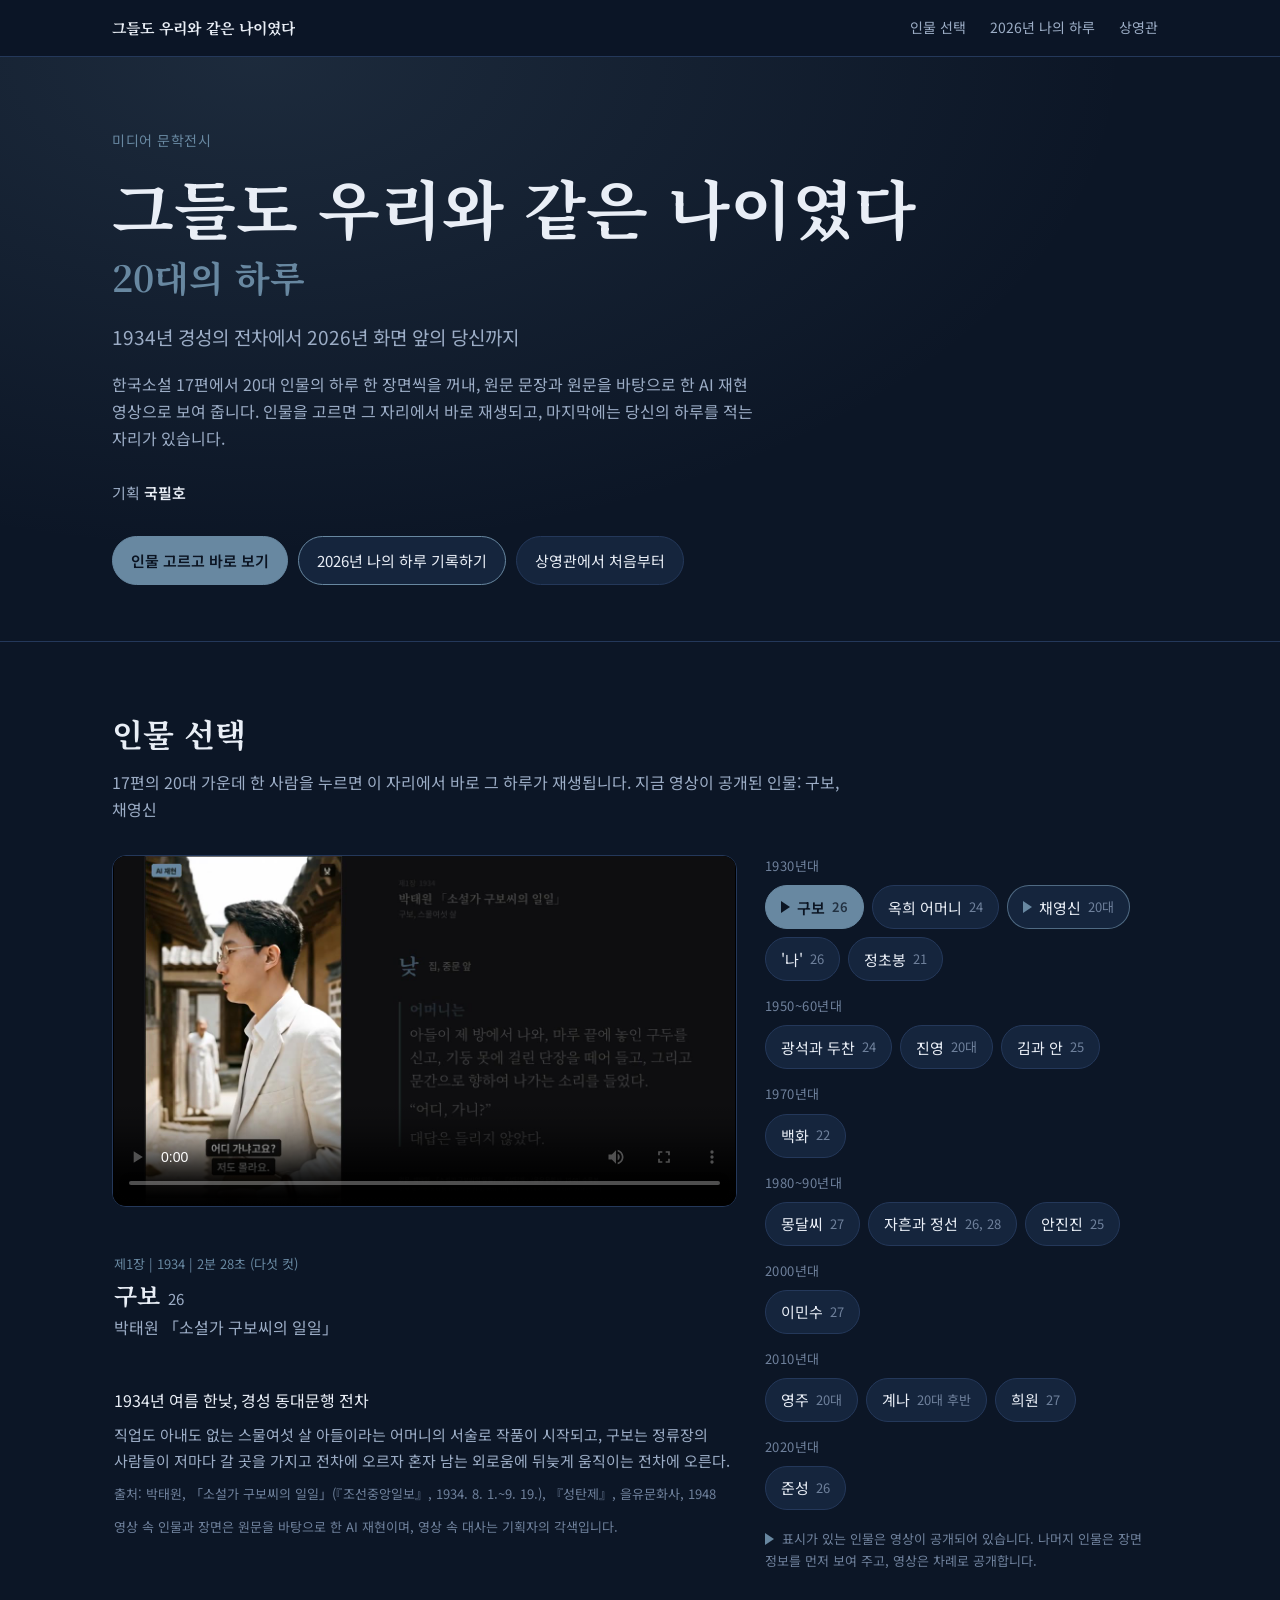
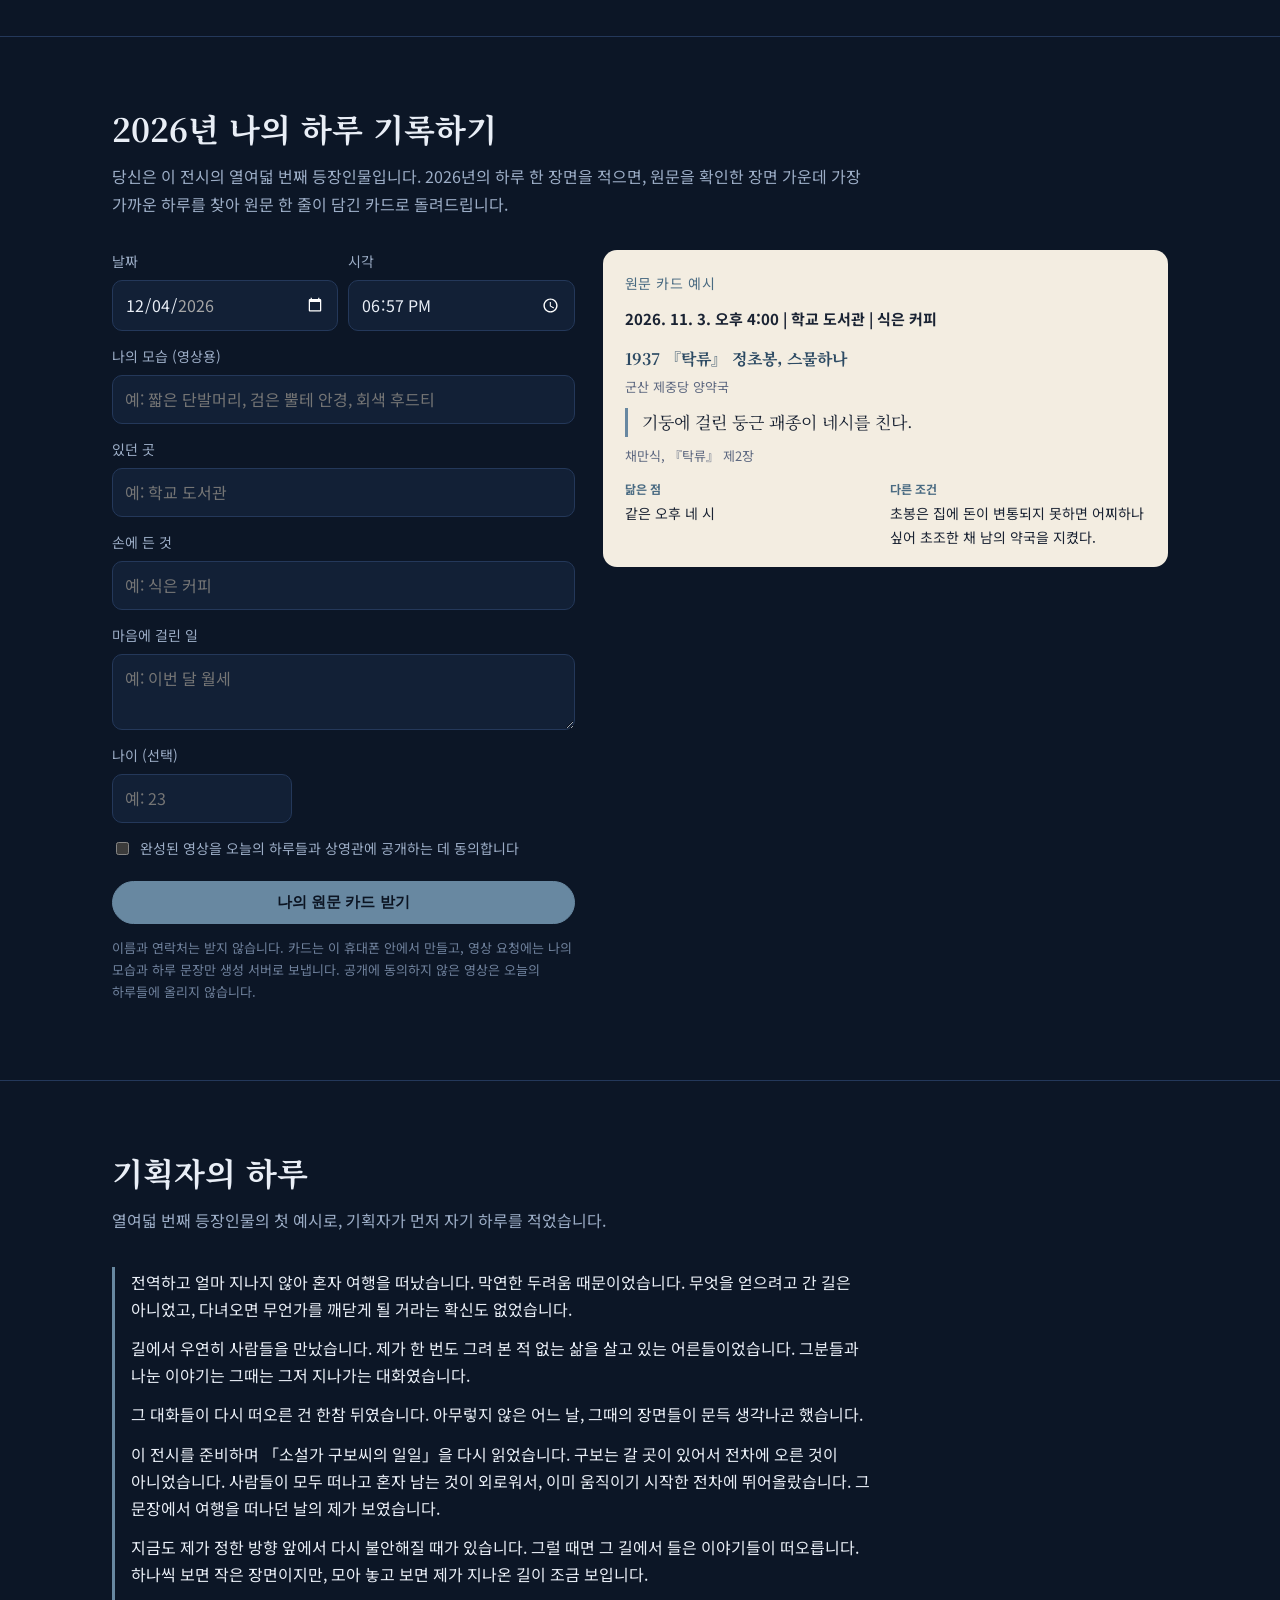
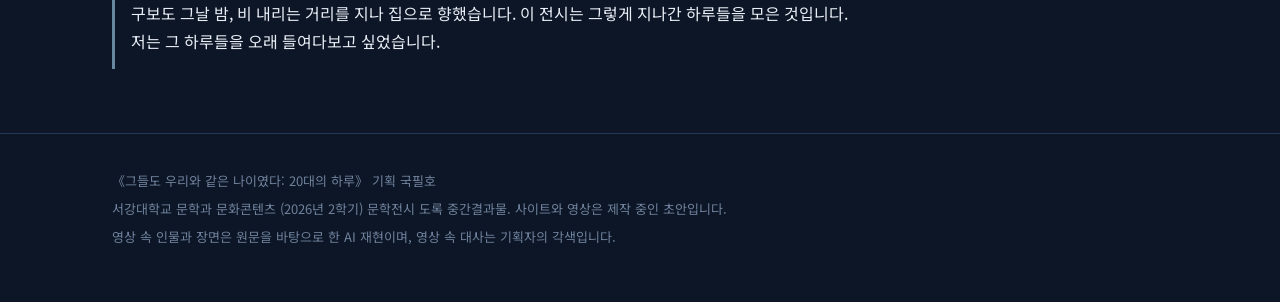
<file: index.html>
<!doctype html>
<html lang="ko">
<head>
  <meta charset="utf-8">
  <meta name="viewport" content="width=device-width, initial-scale=1, viewport-fit=cover">
  <title>그들도 우리와 같은 나이였다: 20대의 하루</title>
  <meta name="description" content="1934년 경성의 전차에서 2026년 화면 앞의 당신까지. 한국소설 17편 속 20대 인물의 하루를 원문과 AI 재현 영상으로 보는 미디어 문학전시. 기획 국필호.">
  <meta name="theme-color" content="#0c1626">
  <link rel="preconnect" href="https://fonts.googleapis.com">
  <link rel="preconnect" href="https://fonts.gstatic.com" crossorigin>
  <link href="https://fonts.googleapis.com/css2?family=Noto+Sans+KR:wght@400;500;700&family=Noto+Serif+KR:wght@600;700&display=swap" rel="stylesheet">
  <link rel="stylesheet" href="assets/style.css">
</head>
<body>
  <header class="top">
    <div class="wrap">
      <a class="brand" href="index.html">그들도 우리와 같은 나이였다</a>
      <nav class="nav">
        <a href="#people">인물 선택</a>
        <a href="#today">2026년 나의 하루</a>
        <a href="play.html" class="hide-sm">상영관</a>
      </nav>
    </div>
  </header>

  <main>
    <div class="hero">
      <div class="wrap">
        <p class="eyebrow">미디어 문학전시</p>
        <h1>그들도 우리와 같은 나이였다<span class="sub">20대의 하루</span></h1>
        <p class="tagline">1934년 경성의 전차에서 2026년 화면 앞의 당신까지</p>
        <p class="intro">한국소설 17편에서 20대 인물의 하루 한 장면씩을 꺼내, 원문 문장과 원문을 바탕으로 한 AI 재현 영상으로 보여 줍니다. 인물을 고르면 그 자리에서 바로 재생되고, 마지막에는 당신의 하루를 적는 자리가 있습니다.</p>
        <p class="by">기획 <strong>국필호</strong></p>
        <div class="actions">
          <a class="btn primary" href="#people">인물 고르고 바로 보기</a>
          <a class="btn outline" href="#today">2026년 나의 하루 기록하기</a>
          <a class="btn" href="play.html">상영관에서 처음부터</a>
        </div>
      </div>
    </div>

    <section id="people">
      <div class="wrap">
        <h2>인물 선택</h2>
        <p class="lead" id="people-lead">17편의 20대 가운데 한 사람을 누르면 이 자리에서 바로 그 하루가 재생됩니다.</p>
        <div class="viewer">
          <div class="screen" id="screen">
            <video id="pv" controls playsinline preload="metadata"></video>
            <div class="screen-empty" id="screen-empty" hidden></div>
          </div>
          <div class="now-head" id="now-head" aria-live="polite"></div>
          <div class="picker" id="picker"></div>
          <div class="now" id="now"></div>
        </div>
      </div>
    </section>

    <section id="today">
      <div class="wrap">
        <h2>2026년 나의 하루 기록하기</h2>
        <p class="lead">당신은 이 전시의 열여덟 번째 등장인물입니다. 2026년의 하루 한 장면을 적으면, 원문을 확인한 장면 가운데 가장 가까운 하루를 찾아 원문 한 줄이 담긴 카드로 돌려드립니다.</p>
        <div class="today-grid">
          <form id="day-form" class="day-form" novalidate>
            <div class="two">
              <div class="row"><label for="d-date">날짜</label><input id="d-date" type="date" min="2026-01-01" max="2026-12-31" required></div>
              <div class="row"><label for="d-time">시각</label><input id="d-time" type="time" required></div>
            </div>
            <div class="row" id="row-appearance" hidden><label for="d-appearance">나의 모습 (영상용)</label><input id="d-appearance" maxlength="60" placeholder="예: 짧은 단발머리, 검은 뿔테 안경, 회색 후드티" autocomplete="off"></div>
            <div class="row"><label for="d-place">있던 곳</label><input id="d-place" maxlength="30" placeholder="예: 학교 도서관" autocomplete="off" required></div>
            <div class="row"><label for="d-hold">손에 든 것</label><input id="d-hold" maxlength="30" placeholder="예: 식은 커피" autocomplete="off"></div>
            <div class="row"><label for="d-worry">마음에 걸린 일</label><textarea id="d-worry" rows="2" maxlength="80" placeholder="예: 이번 달 월세"></textarea></div>
            <div class="row narrow"><label for="d-age">나이 (선택)</label><input id="d-age" type="number" inputmode="numeric" min="10" max="99" placeholder="예: 23"></div>
            <div class="row check" id="row-consent" hidden><label><input id="d-consent" type="checkbox"> 완성된 영상을 오늘의 하루들과 상영관에 공개하는 데 동의합니다</label></div>
            <p class="form-error" id="form-error" hidden></p>
            <button class="btn primary wide" type="submit">나의 원문 카드 받기</button>
            <p class="note" id="privacy-note">이름과 연락처는 받지 않습니다. 적은 내용은 서버로 보내지 않고, 이 휴대폰 안에서만 카드로 만들어 저장합니다.</p>
          </form>
          <div class="day-result" id="day-result">
            <div class="card-ex sample">
              <p class="eyebrow">원문 카드 예시</p>
              <p class="me">2026. 11. 3. 오후 4:00 | 학교 도서관 | 식은 커피</p>
              <p class="who">1937 『탁류』 정초봉, 스물하나</p>
              <p class="where">군산 제중당 양약국</p>
              <blockquote>기둥에 걸린 둥근 괘종이 네시를 친다.</blockquote>
              <p class="src">채만식, 『탁류』 제2장</p>
              <dl>
                <div><dt>닮은 점</dt><dd>같은 오후 네 시</dd></div>
                <div><dt>다른 조건</dt><dd>초봉은 집에 돈이 변통되지 못하면 어찌하나 싶어 초조한 채 남의 약국을 지켰다.</dd></div>
              </dl>
            </div>
          </div>
        </div>
        <div class="mine" id="mine" hidden>
          <h3>이 휴대폰에 남긴 하루</h3>
          <div class="mine-list" id="mine-list"></div>
        </div>
      </div>
    </section>

    <section id="gallery" hidden>
      <div class="wrap">
        <h2>오늘의 하루들</h2>
        <p class="lead">공개에 동의한 관람객의 하루가 이곳과 상영관 루프 끝에 차례로 쌓입니다.</p>
        <div class="gallery-grid" id="gallery-grid"></div>
      </div>
    </section>

    <section id="curator">
      <div class="wrap">
        <h2>기획자의 하루</h2>
        <p class="lead">열여덟 번째 등장인물의 첫 예시로, 기획자가 먼저 자기 하루를 적었습니다.</p>
        <div class="quote" id="curator-text"></div>
      </div>
    </section>
  </main>

  <footer>
    <div class="wrap">
      <p>《그들도 우리와 같은 나이였다: 20대의 하루》 기획 국필호</p>
      <p>서강대학교 문학과 문화콘텐츠 (2026년 2학기) 문학전시 도록 중간결과물. 사이트와 영상은 제작 중인 초안입니다.</p>
      <p>영상 속 인물과 장면은 원문을 바탕으로 한 AI 재현이며, 영상 속 대사는 기획자의 각색입니다.</p>
    </div>
  </footer>

  <script src="assets/app.js"></script>
  <script>renderHome();</script>
</body>
</html>
</file>
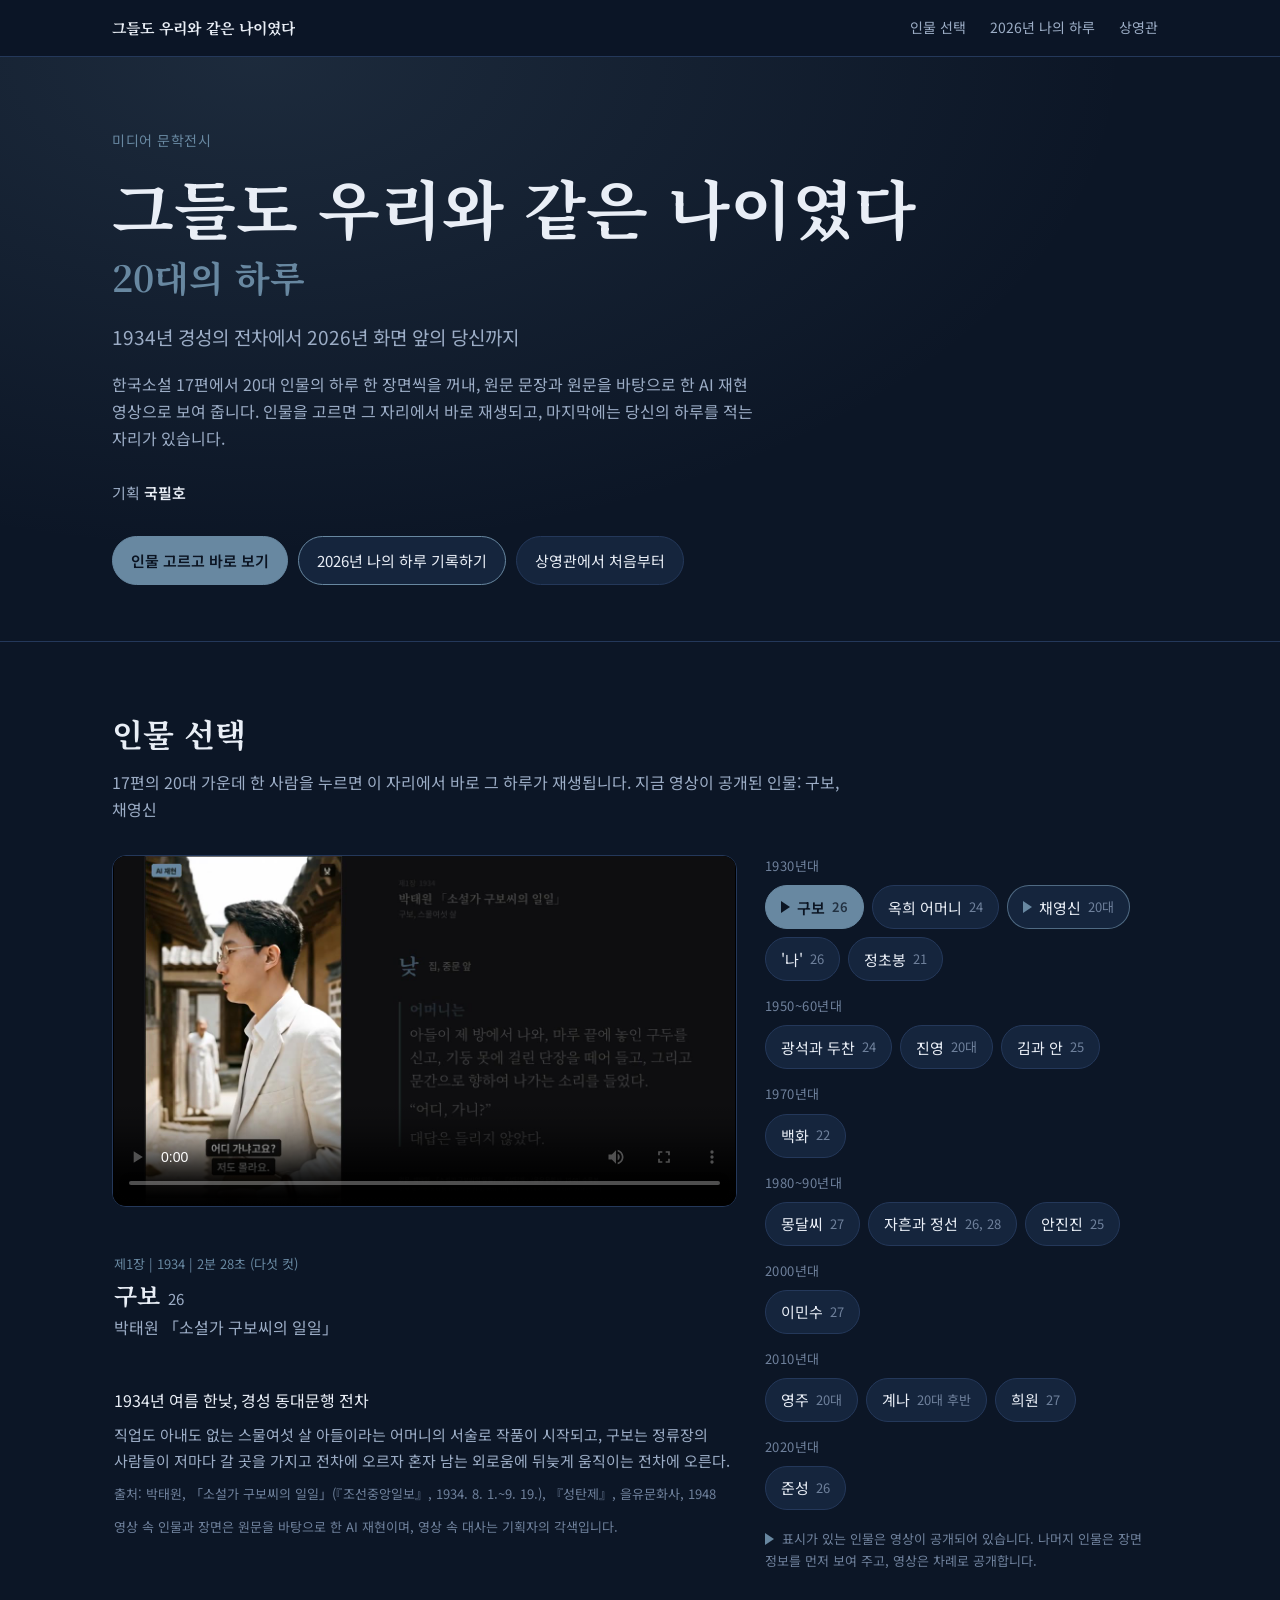
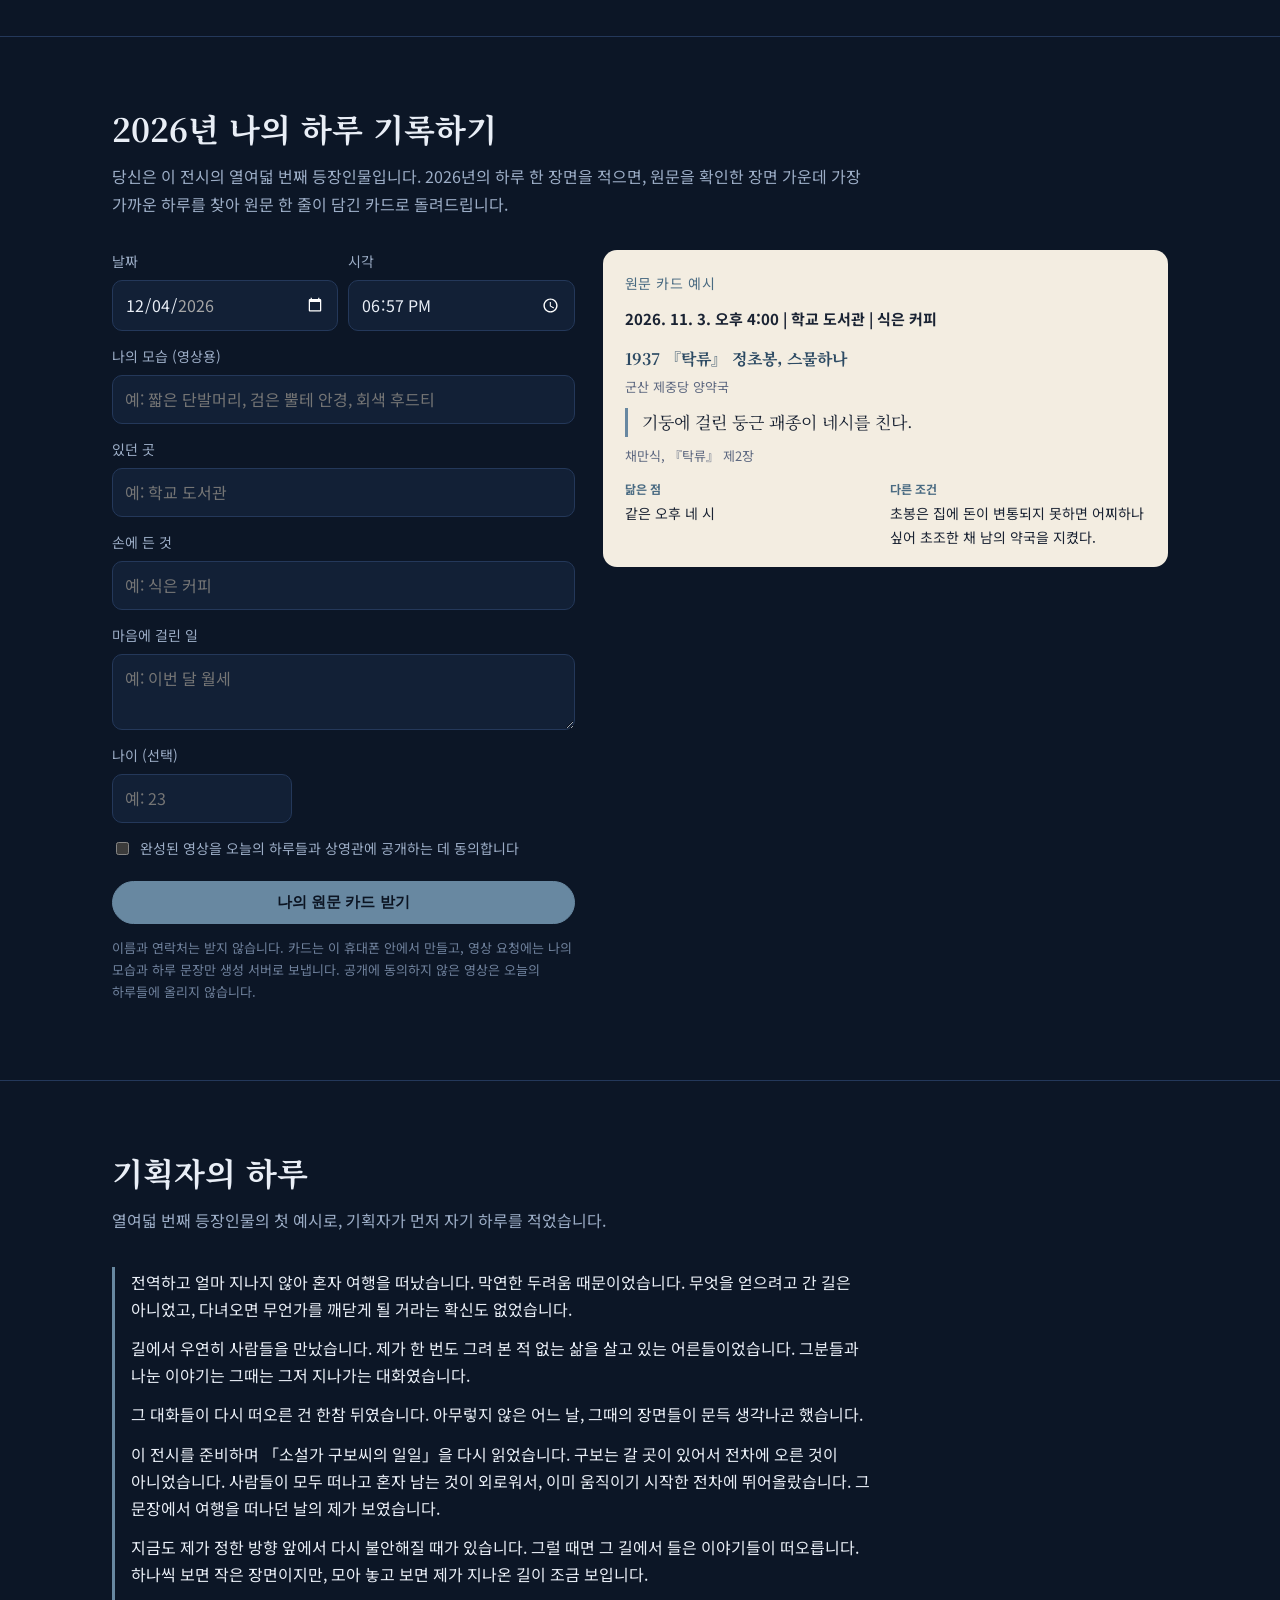
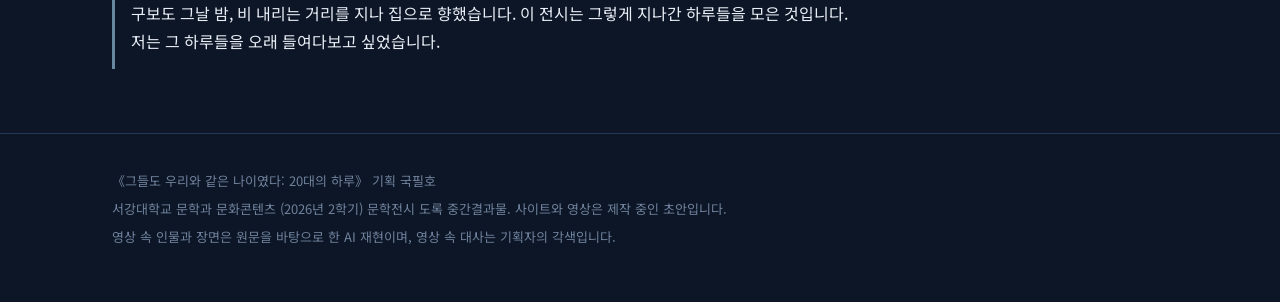
<file: participate.html>
<!doctype html>
<html lang="ko">
<head>
  <meta charset="utf-8">
  <meta name="viewport" content="width=device-width, initial-scale=1">
  <title>2026년 나의 하루 기록하기 | 그들도 우리와 같은 나이였다</title>
  <meta http-equiv="refresh" content="0; url=index.html#today">
  <link rel="canonical" href="index.html#today">
  <style>body{margin:0;background:#0c1626;color:#e9eef6;font-family:"Noto Sans KR",sans-serif;padding:40px 16px}a{color:#9cb4c8}</style>
</head>
<body>
  <p>참여 화면이 메인으로 옮겨졌습니다. <a href="index.html#today">2026년 나의 하루 기록하기로 가기</a></p>
  <script>location.replace("index.html#today");</script>
</body>
</html>
</file>
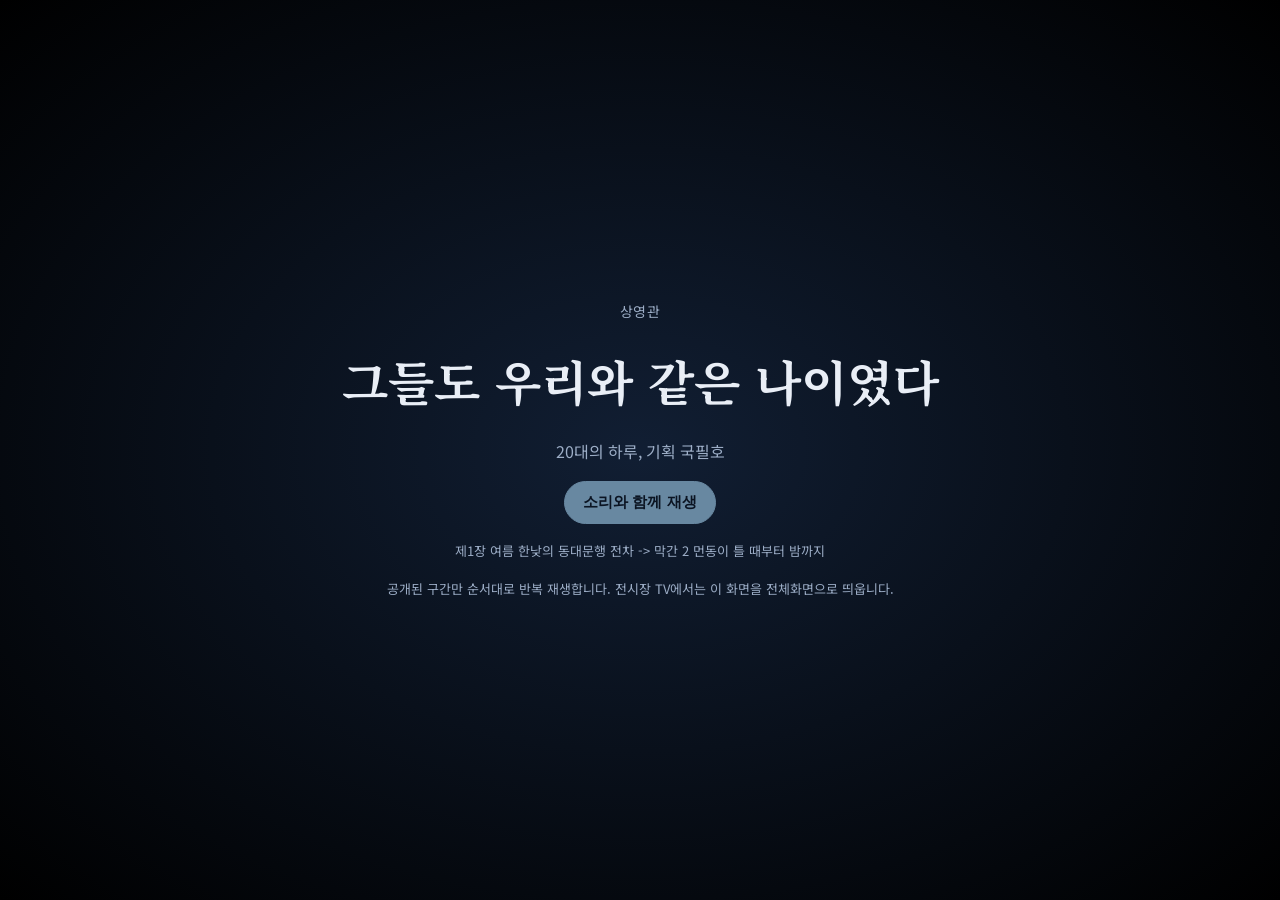
<file: play.html>
<!doctype html>
<html lang="ko">
<head>
  <meta charset="utf-8">
  <meta name="viewport" content="width=device-width, initial-scale=1">
  <title>상영관 | 그들도 우리와 같은 나이였다</title>
  <link rel="preconnect" href="https://fonts.googleapis.com">
  <link rel="preconnect" href="https://fonts.gstatic.com" crossorigin>
  <link href="https://fonts.googleapis.com/css2?family=Noto+Sans+KR:wght@400;500;700&family=Noto+Serif+KR:wght@600;700&display=swap" rel="stylesheet">
  <link rel="stylesheet" href="assets/style.css">
</head>
<body class="play">
  <div class="stage"><video id="v" playsinline></video></div>
  <div class="hud" id="hud"></div>
  <div class="hud-btns">
    <button id="skip" type="button">다음 구간</button>
    <button id="fs" type="button">전체화면</button>
    <button type="button" onclick="location.href='index.html'">나가기</button>
  </div>
  <div class="overlay" id="overlay">
    <p class="eyebrow">상영관</p>
    <h1>그들도 우리와 같은 나이였다</h1>
    <p>20대의 하루, 기획 국필호</p>
    <button class="btn primary" id="start" type="button">소리와 함께 재생</button>
    <p class="note" id="list"></p>
    <p class="note">공개된 구간만 순서대로 반복 재생합니다. 전시장 TV에서는 이 화면을 전체화면으로 띄웁니다.</p>
  </div>
  <script src="assets/app.js"></script>
  <script>renderPlay();</script>
</body>
</html>
</file>
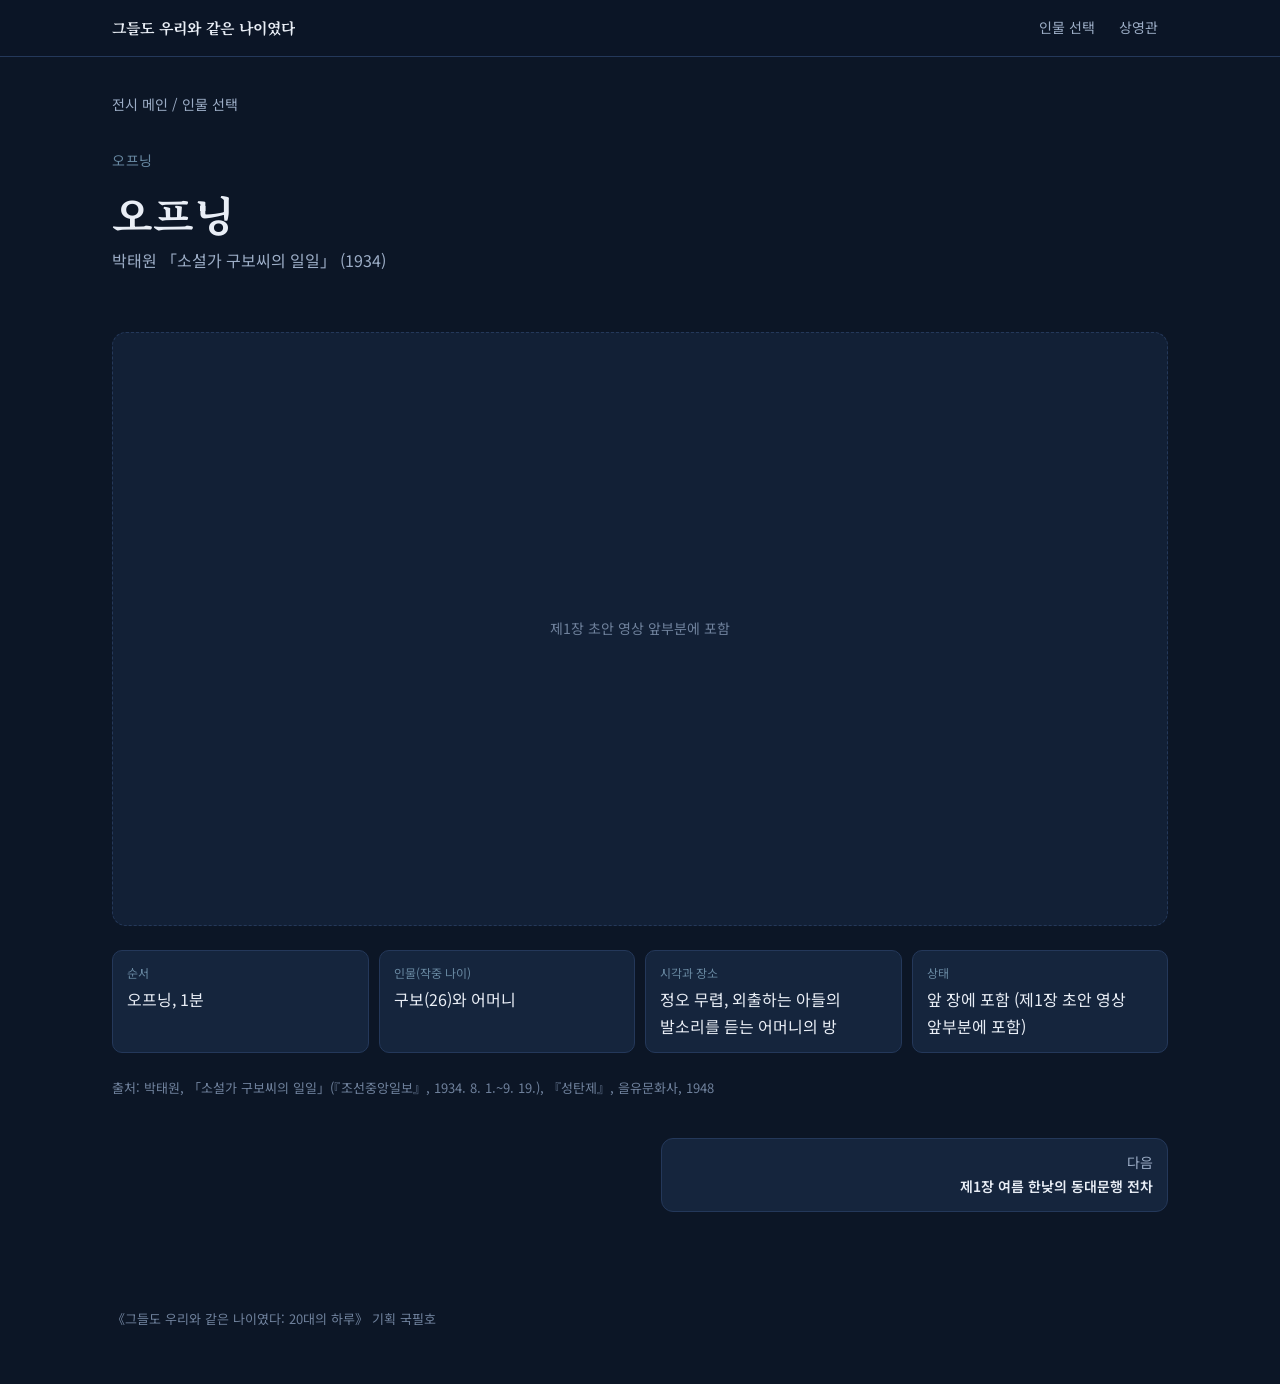
<file: work.html>
<!doctype html>
<html lang="ko">
<head>
  <meta charset="utf-8">
  <meta name="viewport" content="width=device-width, initial-scale=1">
  <title>작품 | 그들도 우리와 같은 나이였다</title>
  <link rel="preconnect" href="https://fonts.googleapis.com">
  <link rel="preconnect" href="https://fonts.gstatic.com" crossorigin>
  <link href="https://fonts.googleapis.com/css2?family=Noto+Sans+KR:wght@400;500;700&family=Noto+Serif+KR:wght@600;700&display=swap" rel="stylesheet">
  <link rel="stylesheet" href="assets/style.css">
</head>
<body>
  <header class="top">
    <div class="wrap">
      <a class="brand" href="index.html">그들도 우리와 같은 나이였다</a>
      <nav class="nav">
        <a href="index.html#people">인물 선택</a>
        <a href="play.html">상영관</a>
      </nav>
    </div>
  </header>
  <main class="wrap" id="work"><p class="crumb">불러오는 중</p></main>
  <footer>
    <div class="wrap">
      <p>《그들도 우리와 같은 나이였다: 20대의 하루》 기획 국필호</p>
    </div>
  </footer>
  <script src="assets/app.js"></script>
  <script>renderWork();</script>
</body>
</html>
</file>
<file: assets/style.css>
:root {
  --bg: #0c1626;
  --bg-2: #122036;
  --card: #15253d;
  --line: #24385a;
  --text: #e9eef6;
  --muted: #9cadc6;
  --dim: #6f819c;
  --accent: #6888a1;
  --accent-soft: rgba(104, 136, 161, 0.18);
  --ok: #8fc1a9;
  --warn: #d9b779;
  --radius: 14px;
  --serif: "Noto Serif KR", "Nanum Myeongjo", serif;
  --sans: "Noto Sans KR", "Apple SD Gothic Neo", "Malgun Gothic", sans-serif;
  color-scheme: dark;
}
* { box-sizing: border-box; }
[hidden] { display: none !important; }
html { scroll-behavior: smooth; }
body {
  margin: 0; background: var(--bg); color: var(--text);
  font-family: var(--sans); font-size: 16px; line-height: 1.7;
  -webkit-font-smoothing: antialiased; word-break: keep-all;
}
a { color: inherit; }
img, video { max-width: 100%; display: block; }
.wrap { max-width: 1120px; margin: 0 auto; padding: 0 16px; }
@media (min-width: 720px) { .wrap { padding: 0 32px; } }

/* header */
body::before { content: ""; position: fixed; inset: 0 0 auto; height: env(safe-area-inset-top, 0px); z-index: 30; background: var(--bg); }
.top { position: sticky; top: env(safe-area-inset-top, 0px); z-index: 20; background: rgba(12, 22, 38, 0.92);
  backdrop-filter: blur(8px); border-bottom: 1px solid var(--line); }
.top .wrap { display: flex; align-items: center; justify-content: space-between; height: 56px; gap: 12px; }
.brand { font-family: var(--serif); font-weight: 700; font-size: 15px; text-decoration: none; white-space: nowrap;
  overflow: hidden; text-overflow: ellipsis; }
.nav { display: flex; gap: 4px; }
.nav a { text-decoration: none; color: var(--muted); font-size: 14px; padding: 6px 10px; border-radius: 8px; white-space: nowrap; }
.nav a:hover, .nav a[aria-current="page"] { color: var(--text); background: var(--accent-soft); }
@media (max-width: 640px) { .nav .hide-sm { display: none; } }

/* hero */
.hero { padding: 72px 0 56px; border-bottom: 1px solid var(--line);
  background: radial-gradient(ellipse at 20% 0%, rgba(104, 136, 161, 0.18), transparent 60%); }
.eyebrow { color: var(--accent); font-size: 14px; letter-spacing: 0.04em; margin: 0 0 14px; }
.hero h1 { font-family: var(--serif); font-weight: 700; font-size: clamp(34px, 6.2vw, 64px); line-height: 1.22; margin: 0; }
.hero h1 .sub { display: block; font-size: 0.56em; color: var(--accent); margin-top: 10px; }
.hero .tagline { color: var(--muted); font-size: clamp(16px, 2.2vw, 19px); margin: 22px 0 0; }
.hero .by { margin: 28px 0 0; font-size: 15px; color: var(--muted); }
.hero .by strong { color: var(--text); font-weight: 600; }
.actions { display: flex; flex-wrap: wrap; gap: 10px; margin-top: 30px; }
.btn { display: inline-flex; align-items: center; gap: 8px; padding: 11px 18px; border-radius: 999px; font-size: 15px;
  text-decoration: none; border: 1px solid var(--line); background: var(--card); color: var(--text); cursor: pointer; }
.btn.primary { background: var(--accent); border-color: var(--accent); color: #0b1422; font-weight: 600; }
.btn:hover { filter: brightness(1.08); }

/* sections */
section { padding: 64px 0; border-bottom: 1px solid var(--line); }
section h2 { font-family: var(--serif); font-size: clamp(24px, 3.4vw, 32px); margin: 0 0 8px; }
.lead { color: var(--muted); margin: 0 0 32px; max-width: 760px; }
.prose p { max-width: 760px; margin: 0 0 16px; }
.cols { display: grid; gap: 16px; grid-template-columns: repeat(auto-fit, minmax(240px, 1fr)); }
.box { background: var(--card); border: 1px solid var(--line); border-radius: var(--radius); padding: 20px; }
.box h3 { margin: 0 0 6px; font-size: 16px; }
.box p { margin: 0; color: var(--muted); font-size: 15px; }

/* timeline */
.era { margin: 36px 0 14px; display: flex; align-items: baseline; gap: 12px; }
.era h3 { margin: 0; font-family: var(--serif); font-size: 20px; }
.era span { color: var(--dim); font-size: 14px; }
.grid { display: grid; gap: 14px; grid-template-columns: repeat(auto-fill, minmax(250px, 1fr)); }
.card { position: relative; display: flex; flex-direction: column; background: var(--card); border: 1px solid var(--line);
  border-radius: var(--radius); overflow: hidden; text-decoration: none; transition: border-color .2s, transform .2s; }
.card:hover { border-color: var(--accent); transform: translateY(-2px); }
.card .thumb { aspect-ratio: 16 / 9; background: var(--bg-2) center / cover no-repeat; position: relative; }
.card .thumb.empty { display: flex; align-items: center; justify-content: center; color: var(--dim); font-size: 13px;
  background-image: repeating-linear-gradient(135deg, transparent 0 12px, rgba(104, 136, 161, 0.07) 12px 24px); }
.card .body { padding: 14px 16px 16px; display: flex; flex-direction: column; gap: 4px; flex: 1; }
.card .order { font-size: 13px; color: var(--accent); }
.card .title { font-family: var(--serif); font-weight: 700; font-size: 17px; line-height: 1.4; }
.card .meta { font-size: 14px; color: var(--muted); }
.card.main { grid-column: span 2; }
@media (max-width: 600px) { .card.main { grid-column: auto; } }
.badge { position: absolute; top: 10px; left: 10px; font-size: 12px; padding: 3px 9px; border-radius: 999px;
  background: rgba(12, 22, 38, 0.85); border: 1px solid var(--line); color: var(--muted); }
.badge.draft { color: var(--ok); border-color: rgba(143, 193, 169, 0.5); }
.badge.inprogress, .badge.included { color: var(--warn); border-color: rgba(217, 183, 121, 0.45); }

/* participant + archive */
.split { display: grid; gap: 24px; grid-template-columns: 1fr; }
@media (min-width: 880px) { .split { grid-template-columns: 1.1fr 1fr; align-items: start; } }
.slot { aspect-ratio: 16 / 9; border: 1px dashed var(--line); border-radius: var(--radius); display: flex; align-items: center;
  justify-content: center; text-align: center; color: var(--dim); font-size: 14px; padding: 20px; background: var(--bg-2); }
.fields { display: grid; grid-template-columns: repeat(2, 1fr); gap: 10px; margin: 18px 0 0; }
.fields div { background: var(--card); border: 1px solid var(--line); border-radius: 10px; padding: 10px 12px; }
.fields dt { font-size: 12px; color: var(--accent); }
.fields dd { margin: 2px 0 0; font-size: 14px; color: var(--muted); }
.quote { border-left: 3px solid var(--accent); padding: 2px 0 2px 16px; color: var(--text); }
.quote p { margin: 0 0 12px; }
.archive-empty { text-align: center; padding: 40px 20px; }
.archive-list { display: grid; gap: 12px; grid-template-columns: repeat(auto-fill, minmax(260px, 1fr)); }

/* work page */
.crumb { font-size: 14px; color: var(--muted); padding: 22px 0 0; }
.crumb a { text-decoration: none; }
.work-head { padding: 18px 0 26px; }
.work-head h1 { font-family: var(--serif); font-size: clamp(26px, 4.4vw, 42px); margin: 6px 0 6px; line-height: 1.3; }
.player { background: #000; border-radius: var(--radius); overflow: hidden; border: 1px solid var(--line); }
.player video { width: 100%; height: auto; }
.facts { display: grid; gap: 10px; grid-template-columns: repeat(auto-fit, minmax(180px, 1fr)); margin: 24px 0; }
.facts div { background: var(--card); border: 1px solid var(--line); border-radius: 10px; padding: 12px 14px; }
.facts dt { font-size: 12px; color: var(--accent); }
.facts dd { margin: 2px 0 0; }
.pager { display: flex; justify-content: space-between; gap: 10px; padding: 26px 0 60px; }
.pager a { flex: 1; max-width: 48%; text-decoration: none; background: var(--card); border: 1px solid var(--line); border-radius: 12px; padding: 12px 14px; font-size: 14px; color: var(--muted); }
.pager a strong { display: block; color: var(--text); font-weight: 600; }
.pager a.next { text-align: right; margin-left: auto; }
.note { font-size: 13px; color: var(--dim); }

/* form */
form .row { display: grid; gap: 6px; margin-bottom: 14px; }
label { font-size: 14px; color: var(--muted); }
input, textarea, select { width: 100%; font: inherit; color: var(--text); background: var(--bg-2); border: 1px solid var(--line);
  border-radius: 10px; padding: 10px 12px; }
input:disabled, textarea:disabled, select:disabled, button:disabled { opacity: .55; cursor: not-allowed; }

footer { padding: 36px 0 48px; color: var(--dim); font-size: 13px; }
footer p { margin: 0 0 6px; }

/* play (상영관) */
body.play { background: #000; overflow: hidden; }
.stage { position: fixed; inset: 0; display: flex; align-items: center; justify-content: center; background: #000; }
.stage video { width: 100vw; height: 100vh; object-fit: contain; }
.overlay { position: fixed; inset: 0; display: flex; flex-direction: column; align-items: center; justify-content: center; gap: 16px;
  background: radial-gradient(ellipse at center, rgba(18, 32, 54, 0.95), rgba(0, 0, 0, 0.98)); text-align: center; padding: 16px; }
.overlay h1 { font-family: var(--serif); font-size: clamp(26px, 4.6vw, 48px); margin: 0; }
.overlay p { color: var(--muted); margin: 0; }
.hud { position: fixed; left: 16px; bottom: 14px; font-size: 13px; color: rgba(233, 238, 246, 0.55); pointer-events: none; }
.hud-btns { position: fixed; right: 12px; bottom: 10px; display: flex; gap: 8px; opacity: 0; transition: opacity .3s; }
body.play:hover .hud-btns { opacity: 1; }
.hud-btns button { font: inherit; font-size: 13px; color: var(--text); background: rgba(21, 37, 61, 0.85); border: 1px solid var(--line);
  border-radius: 999px; padding: 6px 12px; cursor: pointer; }

/* 원문 카드 */
.btn.outline { border-color: var(--accent); color: var(--text); }
.card-ex { background: #f3ede1; color: #1a2333; border-radius: var(--radius); padding: 22px 22px 18px; }
.card-ex .eyebrow { color: #4a6b82; margin: 0 0 10px; }
.card-ex .me { font-weight: 700; margin: 0 0 14px; font-size: 15px; }
.card-ex .who { font-family: var(--serif); font-weight: 700; margin: 0 0 8px; color: #2c4a63; }
.card-ex blockquote { margin: 0 0 8px; padding: 0 0 0 14px; border-left: 3px solid #6888a1; font-family: var(--serif); font-size: 17px; line-height: 1.7; }
.card-ex .src { font-size: 13px; color: #5d6880; margin: 0 0 12px; }
.card-ex dl { display: grid; grid-template-columns: 1fr 1fr; gap: 10px; margin: 0; }
.card-ex dt { font-size: 12px; color: #4a6b82; font-weight: 700; }
.card-ex dd { margin: 2px 0 0; font-size: 14px; }

/* 메인 소개 */
.hero .intro { color: var(--muted); max-width: 680px; margin: 18px 0 0; }

/* 인물 선택: 누르면 바로 재생 */
.viewer { display: grid; gap: 16px; grid-template-columns: minmax(0, 1fr); grid-template-areas: "screen" "head" "picker" "body"; }
.viewer .screen { grid-area: screen; }
.viewer .now-head { grid-area: head; }
.viewer .picker { grid-area: picker; }
.viewer .now { grid-area: body; }
@media (min-width: 960px) {
  .viewer { column-gap: 28px; row-gap: 12px; grid-template-columns: minmax(0, 1.55fr) minmax(0, 1fr);
    grid-template-areas: "screen picker" "head picker" "body picker"; align-items: start; }
}
.screen { position: relative; aspect-ratio: 16 / 9; background: #000; border: 1px solid var(--line);
  border-radius: var(--radius); overflow: hidden; scroll-margin-top: 72px; }
.screen video { width: 100%; height: 100%; object-fit: contain; background: #000; }
.screen-empty { position: absolute; inset: 0; display: flex; align-items: center; justify-content: center; text-align: center; padding: 16px;
  background: repeating-linear-gradient(135deg, transparent 0 14px, rgba(104, 136, 161, 0.06) 14px 28px), var(--bg-2); }
.se-year { font-family: var(--serif); font-weight: 700; font-size: clamp(30px, 6vw, 52px); color: var(--accent); margin: 0; line-height: 1.1; }
.se-work { margin: 10px 0 0; color: var(--muted); font-size: 14px; }
.se-person { margin: 4px 0 0; font-family: var(--serif); font-weight: 700; font-size: clamp(18px, 3vw, 24px); }
.se-scene { margin: 6px 0 0; color: var(--muted); font-size: 14px; }
.se-status { display: inline-block; margin: 12px 0 0; font-size: 12px; padding: 3px 10px; border-radius: 999px;
  border: 1px solid rgba(217, 183, 121, 0.45); color: var(--warn); }
.now-head { padding: 0 2px; }
.now { padding: 0 2px; }
.now-meta { margin: 0; font-size: 13px; color: var(--accent); }
.now-title { margin: 4px 0 0; font-family: var(--serif); font-size: 24px; line-height: 1.35; }
.now-title .ag { font-family: var(--sans); font-size: 15px; color: var(--muted); font-weight: 400; margin-left: 8px; }
.now-work { margin: 2px 0 0; color: var(--muted); }
.now-scene { margin: 0; }
.now-summary { margin: 8px 0 0; color: var(--muted); font-size: 15px; }
.now .note { margin: 10px 0 0; }
.picker { display: grid; gap: 14px; }
.era-row { display: grid; gap: 8px; }
.era-name { margin: 0; font-size: 13px; color: var(--dim); letter-spacing: 0.04em; }
.chips { display: flex; flex-wrap: wrap; gap: 8px; }
.chip { display: inline-flex; align-items: center; gap: 7px; min-height: 44px; padding: 8px 15px; border-radius: 999px;
  border: 1px solid var(--line); background: var(--card); color: var(--text); font: inherit; font-size: 15px; cursor: pointer; }
.chip .ag { color: var(--dim); font-size: 13px; }
.chip.has-video { border-color: rgba(104, 136, 161, 0.7); }
.chip:hover { border-color: var(--accent); }
.chip[aria-pressed="true"] { background: var(--accent); border-color: var(--accent); color: #0b1422; font-weight: 600; }
.chip[aria-pressed="true"] .ag { color: #0b1422; opacity: 0.75; }
.pl { display: inline-block; width: 0; height: 0; border-left: 9px solid var(--accent); border-top: 6px solid transparent; border-bottom: 6px solid transparent; }
.chip[aria-pressed="true"] .pl { border-left-color: #0b1422; }
.picker-note { margin: 4px 0 0; }
.picker-note .pl { margin-right: 4px; vertical-align: -1px; }

/* 2026년 나의 하루 기록하기 */
.today-grid { display: grid; gap: 28px; grid-template-columns: minmax(0, 1fr); }
@media (min-width: 900px) { .today-grid { grid-template-columns: minmax(0, 0.9fr) minmax(0, 1.1fr); align-items: start; } }
.day-form .two { display: grid; grid-template-columns: 1fr 1fr; gap: 10px; }
.day-form .two .row { min-width: 0; }
.day-form .narrow { max-width: 180px; }
.btn.wide { width: 100%; justify-content: center; margin-top: 6px; }
.form-error { color: var(--warn); font-size: 14px; margin: 0 0 8px; }
.day-result { scroll-margin-top: 72px; }
.card-ex .where { font-size: 13px; color: #5d6880; margin: -4px 0 10px; }
.card-ex .me-worry { font-size: 14px; margin: -8px 0 14px; color: #3d4a5c; }
.card-ex .eyebrow.gap { margin-top: 18px; }
.card-ex .dsrc { display: block; font-size: 12px; color: #5d6880; margin-top: 4px; }
@media (max-width: 520px) { .card-ex dl { grid-template-columns: 1fr; } }
.result-actions { display: flex; flex-wrap: wrap; gap: 8px; margin: 14px 0 6px; }
.btn.ghost { background: transparent; }
.mine { margin-top: 36px; }
.mine h3 { font-size: 16px; margin: 0 0 10px; }
.mine-list { display: grid; gap: 8px; }
.mine-item { display: flex; gap: 8px; align-items: stretch; }
.mine-open { flex: 1; min-width: 0; text-align: left; font: inherit; font-size: 14px; color: var(--muted); background: var(--card);
  border: 1px solid var(--line); border-radius: 10px; padding: 10px 12px; cursor: pointer; }
.mine-open strong { color: var(--text); font-weight: 600; margin-right: 8px; }
.mine-del { font: inherit; font-size: 13px; color: var(--dim); background: transparent; border: 1px solid var(--line); border-radius: 10px; padding: 0 12px; cursor: pointer; }
#curator .quote { max-width: 760px; }

/* 관람객 영상 */
.row.check label { display: flex; gap: 8px; align-items: flex-start; }
.row.check input { width: auto; margin-top: 5px; }
.video-status { margin-top: 14px; background: var(--card); border: 1px solid var(--line); border-radius: var(--radius); padding: 14px 16px; }
.video-status .eyebrow { margin: 0 0 8px; }
.vclip { position: relative; width: min(100%, 320px); aspect-ratio: 9 / 16; margin: 0 auto; background: #000; border: 2px solid var(--accent); border-radius: 12px; overflow: hidden; }
.vclip video { width: 100%; height: 100%; object-fit: cover; display: block; }
.ai-badge { position: absolute; top: 10px; left: 10px; font-size: 12px; font-weight: 700; padding: 3px 8px; border-radius: 6px; background: var(--accent); color: #0b1422; pointer-events: none; }
.vclip-cap { margin: 12px auto 0; max-width: 320px; font-size: 14px; color: var(--muted); line-height: 1.6; }
.vclip-cap strong { color: var(--text); font-weight: 600; }
.vs-line { margin: 0; color: var(--muted); font-size: 15px; }
.gallery-grid { display: grid; gap: 14px; grid-template-columns: repeat(auto-fill, minmax(160px, 1fr)); }
.g-item { margin: 0; background: var(--card); border: 1px solid var(--line); border-radius: var(--radius); overflow: hidden; }
.g-item .vclip { width: 100%; border-radius: 0; border: 0; border-bottom: 2px solid var(--accent); }
.g-item figcaption { padding: 10px 12px; font-size: 13px; color: var(--muted); line-height: 1.5; }
.g-item figcaption strong { color: var(--text); font-weight: 600; }
</file>
